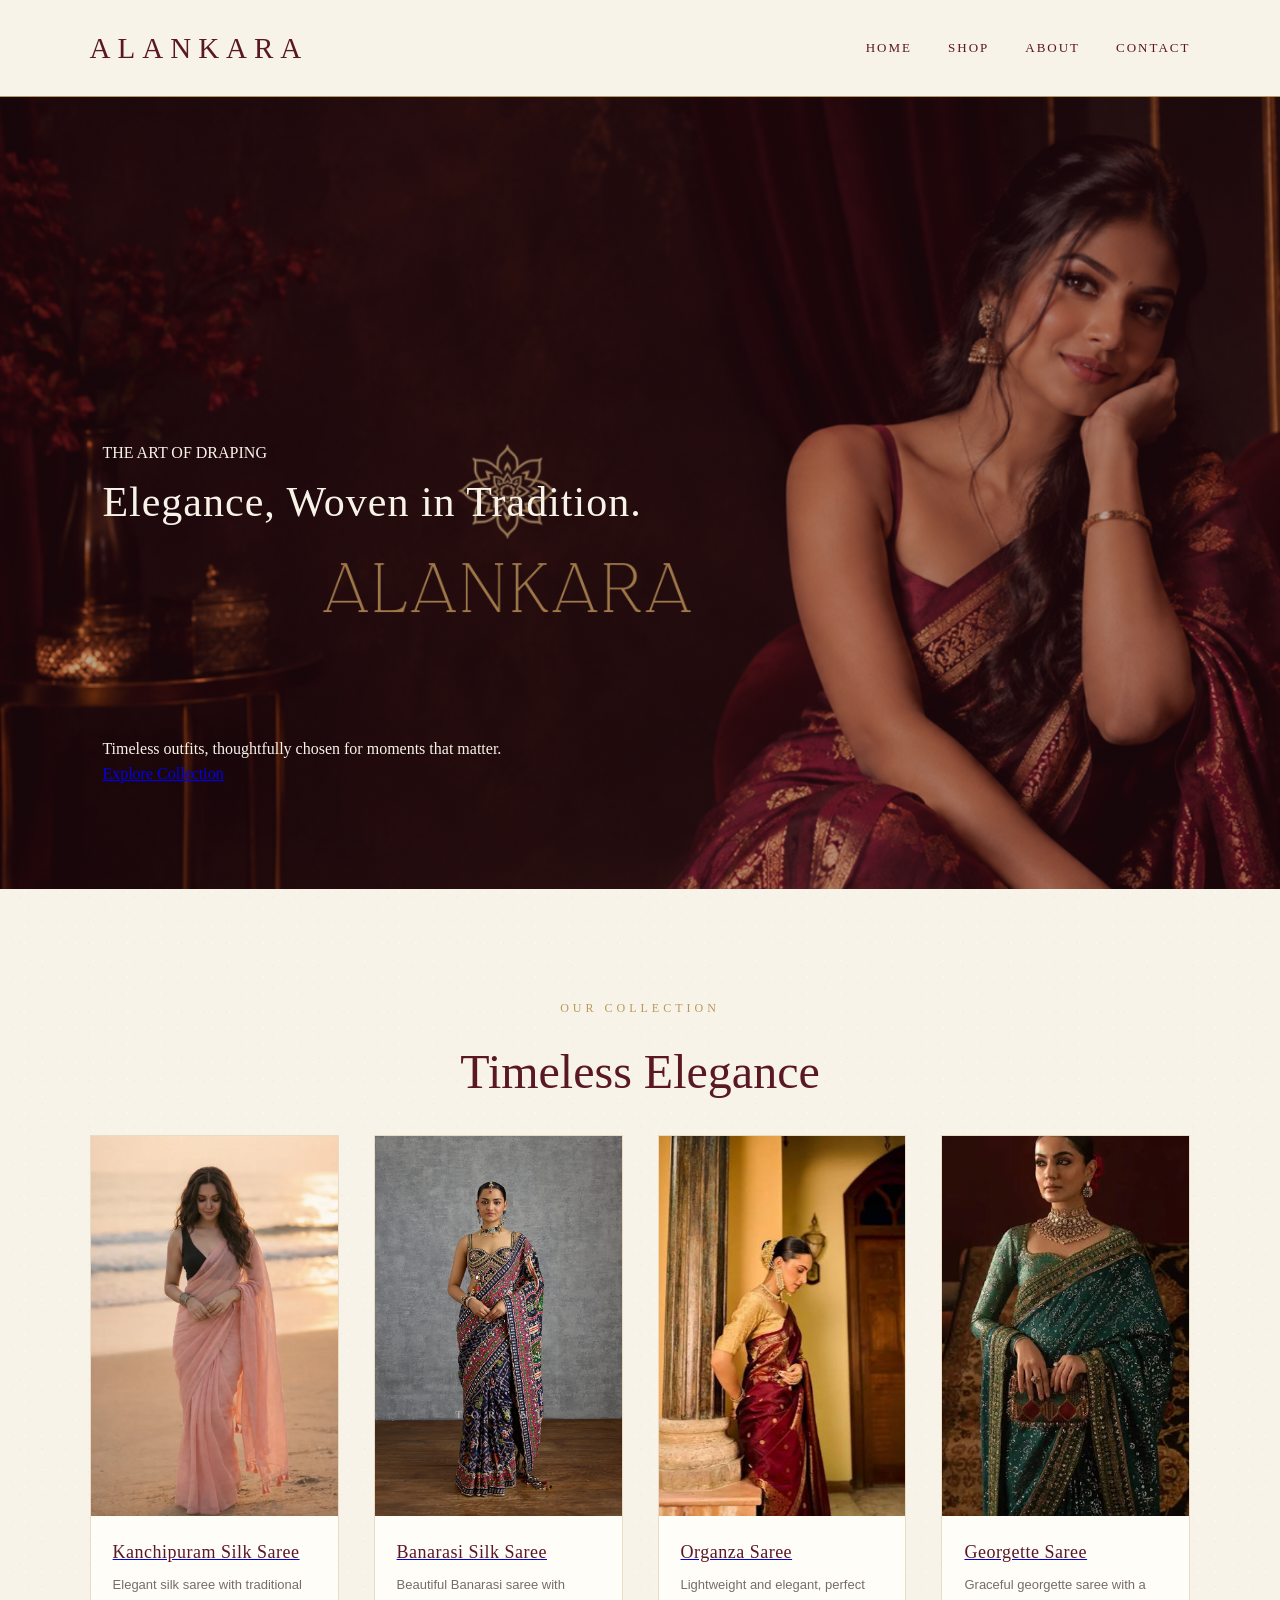
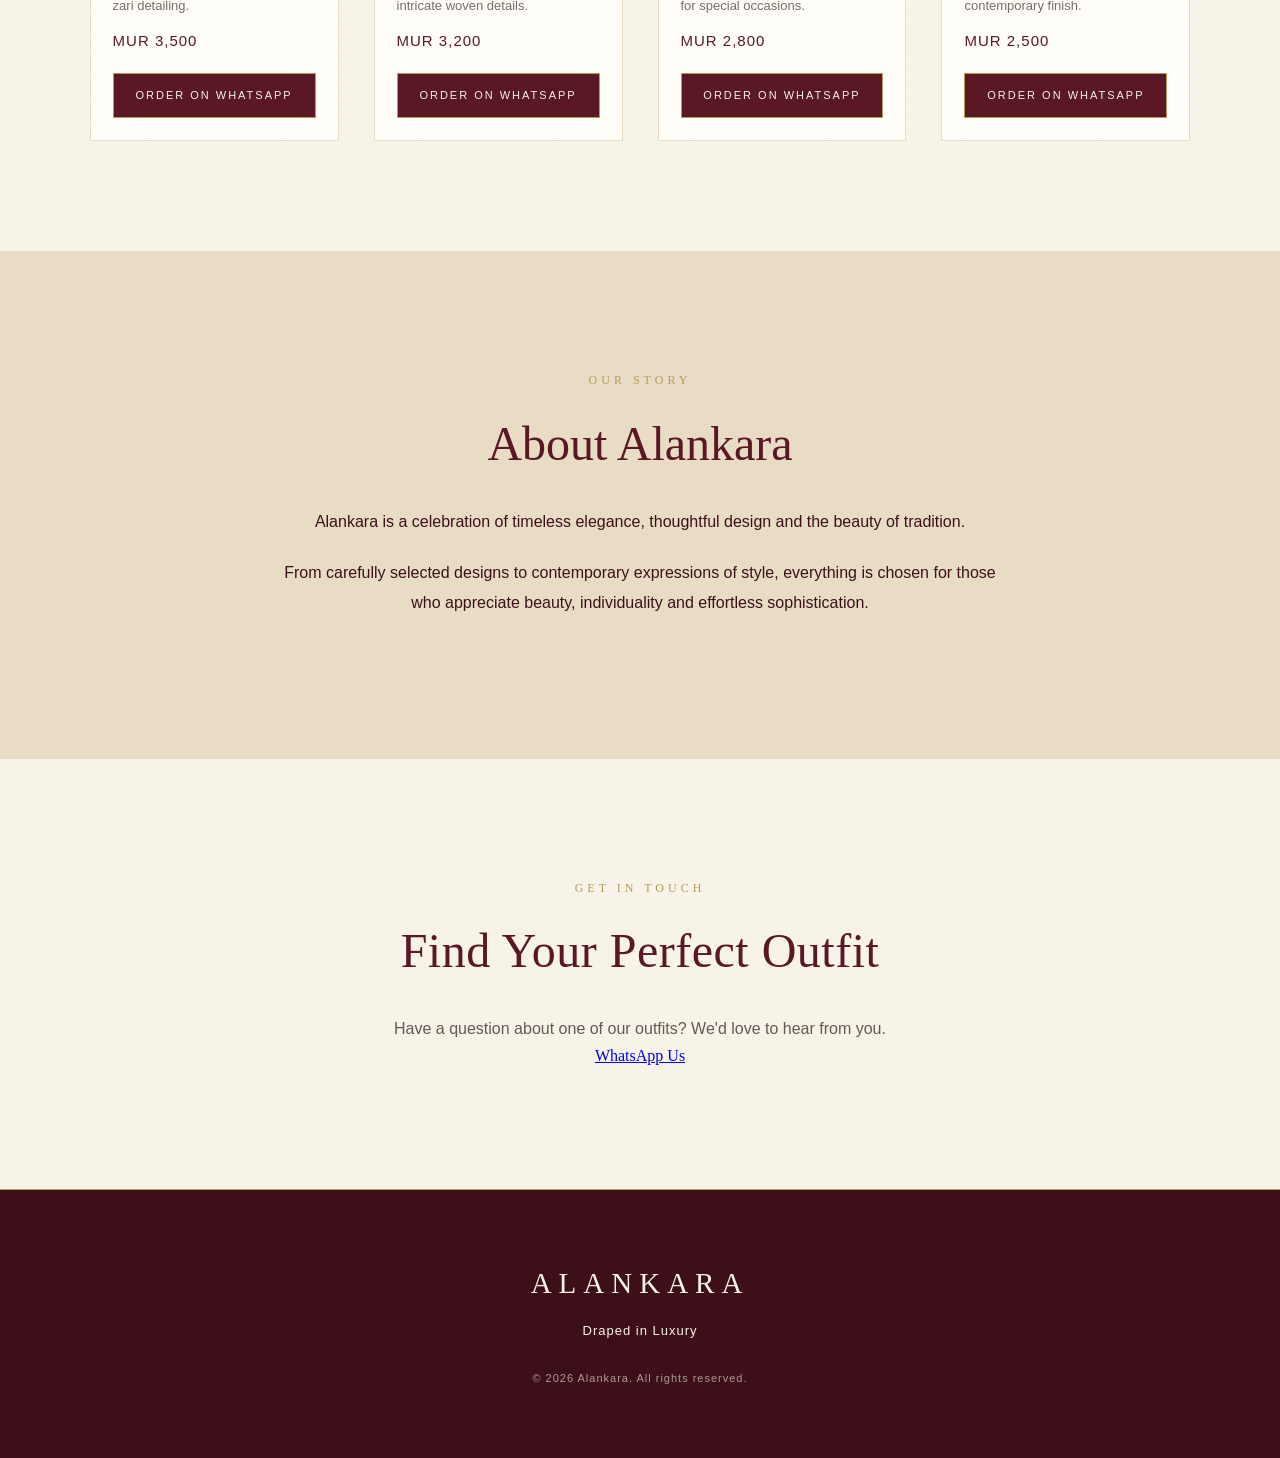
<file: index.html>
<!DOCTYPE html>
<html lang="en">

<head>
    <meta charset="UTF-8">
    <meta name="viewport" content="width=device-width, initial-scale=1.0">

    <title>Alankara | Draped in Luxury</title>

    <link rel="stylesheet" href="style.css">
</head>

<body>

    <!-- ================================
         NAVIGATION
         ================================ -->

    <header>

        <div class="logo">ALANKARA</div>

        <nav>
            <a href="#home">Home</a>
            <a href="#shop">Shop</a>
            <a href="#about">About</a>
            <a href="#contact">Contact</a>
        </nav>

    </header>

    <!-- ================================
     HERO
     ================================ -->

<section id="home" class="hero">

   <div class="hero-content">

    <div class="hero-heading">
       <div class="hero-top">
    <p class="hero-small">
        THE ART OF DRAPING
    </p>

    <h1>
        Elegance, Woven in Tradition.
    </h1>
</div>
    </div>

    <p>
        Timeless outfits, thoughtfully chosen for moments that matter.
    </p>

        <a href="#shop" class="button">
            Explore Collection
        </a>

    </div>

</section>


    <!-- ================================
         SHOP
         ================================ -->

    <section id="shop" class="shop">

        <p class="section-subtitle">
            OUR COLLECTION
        </p>

        <h2>
            Timeless Elegance
        </h2>

        <div id="product-container" class="products">
            <!-- Products will be added automatically -->
        </div>

    </section>


    <!-- ================================
         ABOUT
         ================================ -->

    <section id="about" class="about">

        <div class="about-content">

            <p class="section-subtitle">
                OUR STORY
            </p>

            <h2>
                About Alankara
            </h2>

            <p>
    Alankara is a celebration of timeless elegance,
    thoughtful design and the beauty of tradition.
</p>

<p>
    From carefully selected designs to contemporary
    expressions of style, everything is chosen for
    those who appreciate beauty, individuality and
    effortless sophistication.
</p>


        </div>

    </section>


    <!-- ================================
         CONTACT
         ================================ -->

    <section id="contact" class="contact">

        <p class="section-subtitle">
            GET IN TOUCH
        </p>

        <h2>
            Find Your Perfect Outfit
        </h2>

        <p>
            Have a question about one of our outfits?
            We'd love to hear from you.
        </p>

        <a
            href="https://wa.me/230XXXXXXXX"
            class="button"
            target="_blank">

            WhatsApp Us

        </a>

    </section>


    <!-- ================================
         FOOTER
         ================================ -->

    <footer>

        <div class="logo">
            ALANKARA
        </div>

        <p>
            Draped in Luxury
        </p>

        <p class="copyright">
            © 2026 Alankara. All rights reserved.
        </p>

    </footer>


    <script src="script.js"></script>

</body>

</html>
</file>
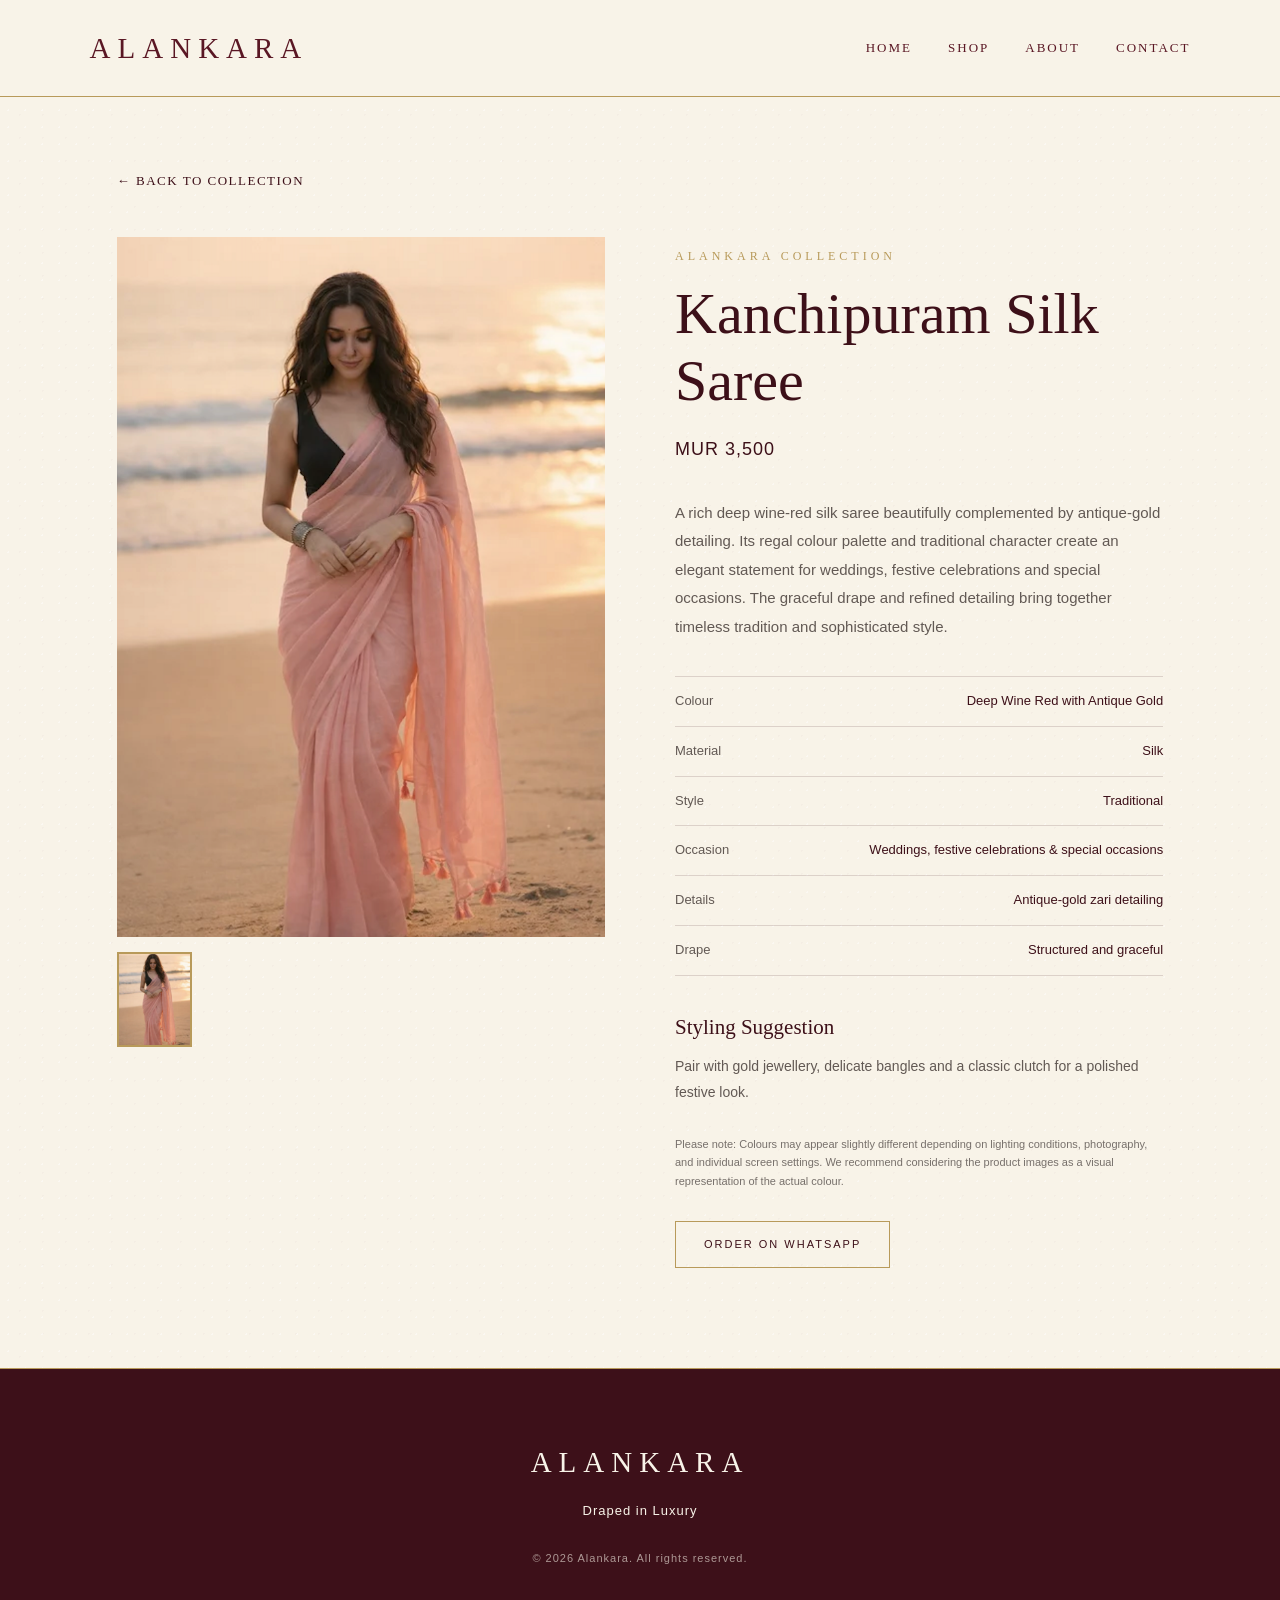
<file: product.html>
<!DOCTYPE html>
<html lang="en">
<head>
    <meta charset="UTF-8">
    <meta name="viewport" content="width=device-width, initial-scale=1.0">

    <title>Alankara | Product Details</title>

    <link rel="stylesheet" href="style.css">

    <style>
        .product-page {
            max-width: 1200px;
            margin: 0 auto;
            padding: 70px 6% 100px;
        }

        .back-link {
            display: inline-block;
            margin-bottom: 45px;
            color: #3D1019;
            text-decoration: none;
            font-size: 13px;
            letter-spacing: 1.5px;
            text-transform: uppercase;
        }

        .back-link:hover {
            color: #B89A5A;
        }

        .product-detail {
            display: grid;
            grid-template-columns: 1fr 1fr;
            gap: 70px;
            align-items: start;
        }

        .product-gallery {
            position: sticky;
            top: 30px;
        }

        .main-product-image {
            width: 100%;
            max-height: 700px;
            object-fit: cover;
            display: block;
        }
        .product-thumbnails {
    display: flex;
    gap: 12px;
    margin-top: 15px;
    flex-wrap: wrap;
}

.product-thumbnail {
    width: 75px;
    height: 95px;
    object-fit: cover;
    cursor: pointer;
    border: 1px solid rgba(61, 16, 25, 0.15);
    transition: all 0.3s ease;
}

.product-thumbnail:hover {
    border-color: #B89A5A;
}

.product-thumbnail.active {
    border: 2px solid #B89A5A;
}

        .product-info-page {
            padding-top: 10px;
        }

        .product-info-page .section-subtitle {
            margin-bottom: 15px;
        }

        .product-info-page h1 {
            color: #3D1019;
            font-size: clamp(36px, 5vw, 58px);
            font-weight: normal;
            line-height: 1.15;
            margin: 0 0 20px;
        }

        .product-price-page {
            font-family: Arial, sans-serif;
            color: #3D1019;
            font-size: 18px;
            letter-spacing: 1px;
            margin-bottom: 35px;
        }

        .product-description-page {
            font-family: Arial, sans-serif;
            color: #625954;
            font-size: 15px;
            line-height: 1.9;
            margin-bottom: 35px;
        }

        .product-details-list {
            border-top: 1px solid rgba(61, 16, 25, 0.15);
            margin-bottom: 35px;
        }

        .detail-row {
            display: flex;
            justify-content: space-between;
            gap: 20px;
            padding: 14px 0;
            border-bottom: 1px solid rgba(61, 16, 25, 0.15);
            font-family: Arial, sans-serif;
            font-size: 13px;
        }

        .detail-label {
            color: #625954;
        }

        .detail-value {
            color: #3D1019;
            text-align: right;
        }

        .styling-title {
            color: #3D1019;
            font-family: Georgia, "Times New Roman", serif;
            font-size: 21px;
            font-weight: normal;
            margin-bottom: 10px;
        }

        .styling-text {
            font-family: Arial, sans-serif;
            color: #625954;
            font-size: 14px;
            line-height: 1.8;
            margin-bottom: 30px;
        }

        .colour-note {
            font-family: Arial, sans-serif;
            color: #77706B;
            font-size: 11px;
            line-height: 1.7;
            margin-bottom: 30px;
        }

        .order-button-page {
            display: inline-block;
            padding: 14px 28px;
            border: 1px solid #B89A5A;
            color: #3D1019;
            text-decoration: none;
            font-family: Arial, sans-serif;
            font-size: 11px;
            letter-spacing: 2px;
            text-transform: uppercase;
            transition: all 0.3s ease;
        }

        .order-button-page:hover {
            background: #3D1019;
            color: #F8F3E8;
            border-color: #3D1019;
        }

        @media (max-width: 800px) {
            .product-page {
                padding: 45px 6% 70px;
            }

            .product-detail {
                grid-template-columns: 1fr;
                gap: 40px;
            }

            .product-gallery {
                position: static;
            }

            .product-info-page h1 {
                font-size: 38px;
            }
        }
    </style>
</head>

<body>

    <header>
        <div class="logo">ALANKARA</div>

        <nav>
            <a href="index.html">Home</a>
            <a href="index.html#shop">Shop</a>
            <a href="index.html#about">About</a>
            <a href="index.html#contact">Contact</a>
        </nav>
    </header>

    <main class="product-page">

        <a href="index.html#shop" class="back-link">← Back to Collection</a>

        <div class="product-detail">

            <div class="product-gallery">

    <img
        id="product-image"
        class="main-product-image"
        src=""
        alt=""
    >

    <div id="product-thumbnails" class="product-thumbnails"></div>

</div>

            <div class="product-info-page">

                <p class="section-subtitle">ALANKARA COLLECTION</p>

                <h1 id="product-name"></h1>

                <p id="product-price" class="product-price-page"></p>

                <p id="product-description" class="product-description-page"></p>

                <div class="product-details-list">

                    <div class="detail-row">
                        <span class="detail-label">Colour</span>
                        <span id="product-colour" class="detail-value"></span>
                    </div>

                    <div class="detail-row">
                        <span class="detail-label">Material</span>
                        <span id="product-material" class="detail-value"></span>
                    </div>

                    <div class="detail-row">
                        <span class="detail-label">Style</span>
                        <span id="product-style" class="detail-value"></span>
                    </div>

                    <div class="detail-row">
                        <span class="detail-label">Occasion</span>
                        <span id="product-occasion" class="detail-value"></span>
                    </div>

                    <div class="detail-row">
                        <span class="detail-label">Details</span>
                        <span id="product-details" class="detail-value"></span>
                    </div>

                    <div class="detail-row">
                        <span class="detail-label">Drape</span>
                        <span id="product-drape" class="detail-value"></span>
                    </div>

                </div>

                <h3 class="styling-title">Styling Suggestion</h3>

                <p id="product-styling" class="styling-text"></p>

                <p class="colour-note">
                    Please note: Colours may appear slightly different depending on
                    lighting conditions, photography, and individual screen settings.
                    We recommend considering the product images as a visual
                    representation of the actual colour.
                </p>

                <a
                    id="whatsapp-button"
                    href="#"
                    class="order-button-page"
                    target="_blank">
                    Order on WhatsApp
                </a>

            </div>

        </div>

    </main>

    <footer>
        <div class="logo">ALANKARA</div>
        <p>Draped in Luxury</p>
        <p class="copyright">© 2026 Alankara. All rights reserved.</p>
    </footer>

    <script>
        const productData = {
            "kanchipuram": {
                name: "Kanchipuram Silk Saree",
                price: "MUR 3,500",
                image: "images/saree1.png",
                description: "A rich deep wine-red silk saree beautifully complemented by antique-gold detailing. Its regal colour palette and traditional character create an elegant statement for weddings, festive celebrations and special occasions. The graceful drape and refined detailing bring together timeless tradition and sophisticated style.",
                colour: "Deep Wine Red with Antique Gold",
                material: "Silk",
                style: "Traditional",
                occasion: "Weddings, festive celebrations & special occasions",
                details: "Antique-gold zari detailing",
                drape: "Structured and graceful",
                styling: "Pair with gold jewellery, delicate bangles and a classic clutch for a polished festive look."
            },

            "banarasi": {
                name: "Banarasi Silk Saree",
                price: "MUR 3,200",
                image: "images/saree2.png",
                description: "An elegant emerald-green Banarasi silk saree enriched with intricate gold detailing. The deep jewel-toned colour gives the saree a luxurious presence, while its traditional woven character adds timeless sophistication. Perfect for weddings, festive occasions and elegant evening celebrations.",
                colour: "Emerald Green with Gold",
                material: "Silk",
                style: "Banarasi",
                occasion: "Weddings, festive celebrations & evening occasions",
                details: "Intricate gold woven detailing",
                drape: "Elegant and flowing",
                styling: "Style with gold earrings, a statement bangle and a sleek traditional hairstyle."
            },

            "organza": {
                name: "Organza Saree",
                price: "MUR 2,800",
                image: "images/saree3.png",
                description: "A delicate blush-pink organza saree accented with soft gold detailing. Light and feminine, it creates an effortlessly graceful silhouette while adding a subtle touch of glamour. A beautiful choice for celebrations, evening gatherings and special occasions.",
                colour: "Blush Pink with Soft Gold",
                material: "Organza",
                style: "Contemporary & feminine",
                occasion: "Parties, celebrations & special occasions",
                details: "Delicate and airy finish",
                drape: "Lightweight and elegant",
                styling: "Pair with pearl or delicate gold jewellery for a soft, sophisticated look."
            },

            "georgette": {
                name: "Georgette Saree",
                price: "MUR 2,500",
                image: "images/saree4.png",
                description: "A sophisticated midnight-blue georgette saree finished with subtle silver detailing. Its deep, elegant colour combined with the fluid nature of georgette creates a graceful and contemporary silhouette. Ideal for evening occasions, celebrations and dinners where understated elegance takes centre stage.",
                colour: "Midnight Blue with Silver",
                material: "Georgette",
                style: "Contemporary",
                occasion: "Parties, dinners & special occasions",
                details: "Subtle silver detailing",
                drape: "Soft and fluid",
                styling: "Complete the look with silver jewellery, a sleek clutch and refined evening makeup."
            }
        };

        const params = new URLSearchParams(window.location.search);
        const productKey = params.get("product");
        const product = productData[productKey] || productData["kanchipuram"];

        document.getElementById("product-name").textContent = product.name;
        document.getElementById("product-price").textContent = product.price;
        document.getElementById("product-image").src = product.image;
        document.getElementById("product-image").alt = product.name;
        const thumbnailContainer = document.getElementById("product-thumbnails");

const productImages = [product.image];

productImages.forEach(function(image, index) {

    const thumbnail = document.createElement("img");

    thumbnail.src = image;
    thumbnail.alt = product.name;
    thumbnail.className = "product-thumbnail";

    if (index === 0) {
        thumbnail.classList.add("active");
    }

    thumbnail.addEventListener("click", function() {

        document.getElementById("product-image").src = image;

        document.querySelectorAll(".product-thumbnail").forEach(function(item) {
            item.classList.remove("active");
        });

        thumbnail.classList.add("active");
    });

    thumbnailContainer.appendChild(thumbnail);
});
        document.getElementById("product-description").textContent = product.description;
        document.getElementById("product-colour").textContent = product.colour;
        document.getElementById("product-material").textContent = product.material;
        document.getElementById("product-style").textContent = product.style;
        document.getElementById("product-occasion").textContent = product.occasion;
        document.getElementById("product-details").textContent = product.details;
        document.getElementById("product-drape").textContent = product.drape;
        document.getElementById("product-styling").textContent = product.styling;

        const whatsappNumber = "230XXXXXXXX";

        const message =
    `Hello Alankara, I am interested in the ${product.name} priced at ${product.price}. Is it still available?`;

document.getElementById("whatsapp-button").href =
    "https://wa.me/" + whatsappNumber + "?text=" + encodeURIComponent(message);
    </script>

</body>
</html>
</file>
<file: style.css>
/* ================================
   ALANKARA — THE ART OF ELEGANCE
   Luxury Ivory • Maroon • Gold
   ================================ */


/* ================================
   GENERAL
   ================================ */

* {
    margin: 0;
    padding: 0;
    box-sizing: border-box;
}

html {
    scroll-behavior: smooth;
}

body {
    font-family: Georgia, "Times New Roman", serif;

    background-color: #F8F3E8;

    background-image:
        radial-gradient(
            rgba(255, 255, 255, 0.45) 1px,
            transparent 1px
        ),
        radial-gradient(
            rgba(90, 23, 36, 0.025) 1px,
            transparent 1px
        );

    background-size: 17px 17px, 23px 23px;
    background-position: 0 0, 8px 11px;

    color: #211A18;
    line-height: 1.6;
}


/* ================================
   NAVIGATION
   ================================ */

header {
    width: 100%;
    padding: 25px 7%;
    display: flex;
    justify-content: space-between;
    align-items: center;
    background: #F8F3E8;
    position: sticky;
    top: 0;
    z-index: 1000;
    border-bottom: 1px solid #B89A5A;
}

.logo {
    font-size: 29px;
    letter-spacing: 7px;
    font-weight: normal;
    color: #5A1724;
    text-transform: uppercase;
}

nav {
    display: flex;
    gap: 30px;
}

nav {
    display: flex;
    gap: 36px;
    align-items: center;
}

nav a {
    text-decoration: none;
    color: #5A1724;
    font-size: 13px;
    letter-spacing: 2px;
    text-transform: uppercase;
    transition: 0.3s;
    position: relative;
}

nav a::after {
    content: "";
    position: absolute;
    left: 0;
    bottom: -7px;
    width: 0;
    height: 1px;
    background: #B89A5A;
    transition: 0.3s;
}

nav a:hover {
    color: #B89A5A;
}

nav a:hover::after {
    width: 100%;
}


/* ================================
   HERO SECTION
   ================================ */

.hero {
    min-height: 88vh;

    display: flex;
    align-items: flex-end;

    padding: 8%;

    background-image:
        linear-gradient(
            rgba(61, 16, 25, 0.38),
            rgba(61, 16, 25, 0.38)
        ),
        url("images/hero.png");

    background-size: cover;
background-position: center top;
background-repeat: no-repeat;
}

.hero-content {
    max-width: 600px;
    color: #F8F3E8;
}

.small-title,
.section-subtitle {
    font-size: 12px;
    letter-spacing: 4px;
    text-transform: uppercase;
    color: #B89A5A;
}

.hero-top {
    margin-bottom: 20px;
   transform: translateY(-190px);
}

.hero-small {
    margin-bottom: 12px;
}

.hero h1 {
    font-size: clamp(28px, 3.5vw, 42px);
    line-height: 1.15;
    font-weight: normal;
    letter-spacing: 1px;
    margin: 0 0 15px;
}

.hero-text {
    font-size: 18px;
    max-width: 450px;
    transform: translateY(45px);
}
}

/* ================================
   BUTTON
   ================================ */

.button {
    display: inline-block;

    margin-top: 28px;

    padding: 14px 30px;

    background: #5A1724;
    color: #F8F3E8;

    text-decoration: none;

    font-size: 13px;
    letter-spacing: 2px;
    text-transform: uppercase;

    border: 1px solid #B89A5A;

    transition: 0.3s;
}

.button:hover {
    background: #3D1019;
    color: #FFFFFF;
}

.hero .button {
    transform: translateY(25px);
}


/* ================================
   SHOP SECTION
   ================================ */

.shop {
    padding: 110px 7%;
    background: transparent;
}

.shop .section-subtitle {
    text-align: center;
}

h2 {
    text-align: center;
    font-size: clamp(32px, 5vw, 48px);
    font-weight: normal;
    color: #5A1724;
    margin: 15px 0 25px;
}


/* ================================
   PRODUCTS
   ================================ */

.products {
    display: grid;

    grid-template-columns:
        repeat(auto-fit, minmax(240px, 1fr));

    gap: 35px;

    max-width: 1300px;
    margin: auto;
}

.product-card {
    background: #FFFDF8;

    overflow: hidden;

    border: 1px solid #E8DCC5;

    transition:
        transform 0.4s ease,
        box-shadow 0.4s ease;
}

.product-card:hover {
    transform: translateY(-8px);

    box-shadow:
        0 18px 45px rgba(90, 23, 36, 0.15);
}


.product-image {
    width: 100%;
    height: 380px;

    object-fit: cover;

    display: block;

    transition: transform 0.5s ease;
}

.product-card:hover .product-image {
    transform: scale(1.03);
}

.product-info {
    padding: 22px;
}

.product-name {
    font-size: 18px;
    font-weight: normal;
    letter-spacing: 0.5px;
    margin-bottom: 8px;
    color: #5A1724;
}

.product-description {
    font-family: Arial, sans-serif;
    font-size: 13px;
    color: #766D67;
    margin-bottom: 12px;
}

.product-price {
    font-family: Arial, sans-serif;
    font-size: 15px;
    font-weight: normal;
    letter-spacing: 1px;
    color: #5A1724;
}

.whatsapp-button {
    display: block;

    margin-top: 20px;

    padding: 13px;

    text-align: center;

    background: #5A1724;
    color: #F8F3E8;

    text-decoration: none;

    font-family: Arial, sans-serif;
    font-size: 11px;

    letter-spacing: 2px;
    text-transform: uppercase;

    border: 1px solid #B89A5A;

    transition: 0.3s ease;
}

.whatsapp-button:hover {
    background: #3D1019;
    border-color: #B89A5A;
    letter-spacing: 2.5px;
}

.whatsapp-button:hover {
    background: #3D1019;
}


/* ================================
   ABOUT
   ================================ */

.about {
    background: #E8DCC5;
    padding: 110px 7%;
}

.about-content {
    max-width: 780px;
    margin: auto;
    text-align: center;
    padding: 10px 20px;
}

.about-content h2 {
    color: #5A1724;
}

.about-content p:not(.section-subtitle) {
    font-family: Arial, sans-serif;
    font-size: 16px;
    line-height: 1.9;
    color: #3D1019;
    margin-bottom: 20px;
}


/* ================================
   CONTACT
   ================================ */

.contact {
    padding: 120px 7%;
    text-align: center;
    background: transparent;
}

.contact h2 {
    color: #5A1724;
    font-size: clamp(32px, 5vw, 48px);
    font-weight: normal;
    letter-spacing: 0.5px;
    margin: 15px 0 25px;
}

.contact > p:not(.section-subtitle) {
    font-family: Arial, sans-serif;
    color: #625954;
    max-width: 550px;
    margin: 0 auto;
    line-height: 1.8;
}

/* ================================
   FOOTER
   ================================ */

footer {
    background: #3D1019;
    color: #F8F3E8;

    text-align: center;

    padding: 70px 20px;

    border-top: 1px solid #B89A5A;
}

footer .logo {
    margin-bottom: 15px;
    color: #F8F3E8;
}

footer p {
    font-family: Arial, sans-serif;
    font-size: 13px;
    letter-spacing: 1px;
}

.copyright {
    margin-top: 28px;
    opacity: 0.6;
    font-size: 11px;
    letter-spacing: 1px;
}


/* ================================
   MOBILE
   ================================ */
@media (max-width: 700px) {
   
.hero {
    min-height: 75vh;
    padding: 30px 25px;
    display: flex;
    align-items: flex-end;

    background-size: cover;
    background-position: 54% center;
}

.hero-content {
    width: 100%;
    max-width: 100%;
    color: #F8F3E8;
}

.hero-heading {
    position: relative;
}

/* THE ART OF DRAPING + ELEGANCE */
.hero-top {
    transform: translateY(-190px);
}

.hero-small {
    font-size: 10px;
    letter-spacing: 3px;
    margin-bottom: 10px;
}

.hero h1 {
    font-size: 25px;
    line-height: 1.15;
    font-weight: normal;
    letter-spacing: 1px;
    margin: 0;
}

/* TIMeless outfits + button */
.hero-content > p {
    font-size: 15px;
    max-width: 320px;
    margin-top: 35px;
}
   .hero .button {
    display: inline-block;
    margin-top: 28px;
    padding: 14px 30px;
    background: #5A1724;
    color: #F8F3E8;
    text-decoration: none;
    font-size: 13px;
    letter-spacing: 2px;
    text-transform: uppercase;
    border: 1px solid #B89A5A;
    transition: 0.3s;
}

    .shop,
    .about,
    .contact {
        padding: 75px 20px;
    }

    .products {
    grid-template-columns: 1fr;
    gap: 30px;
}

.product-image {
    height: 430px;
}
   

}
</file>
